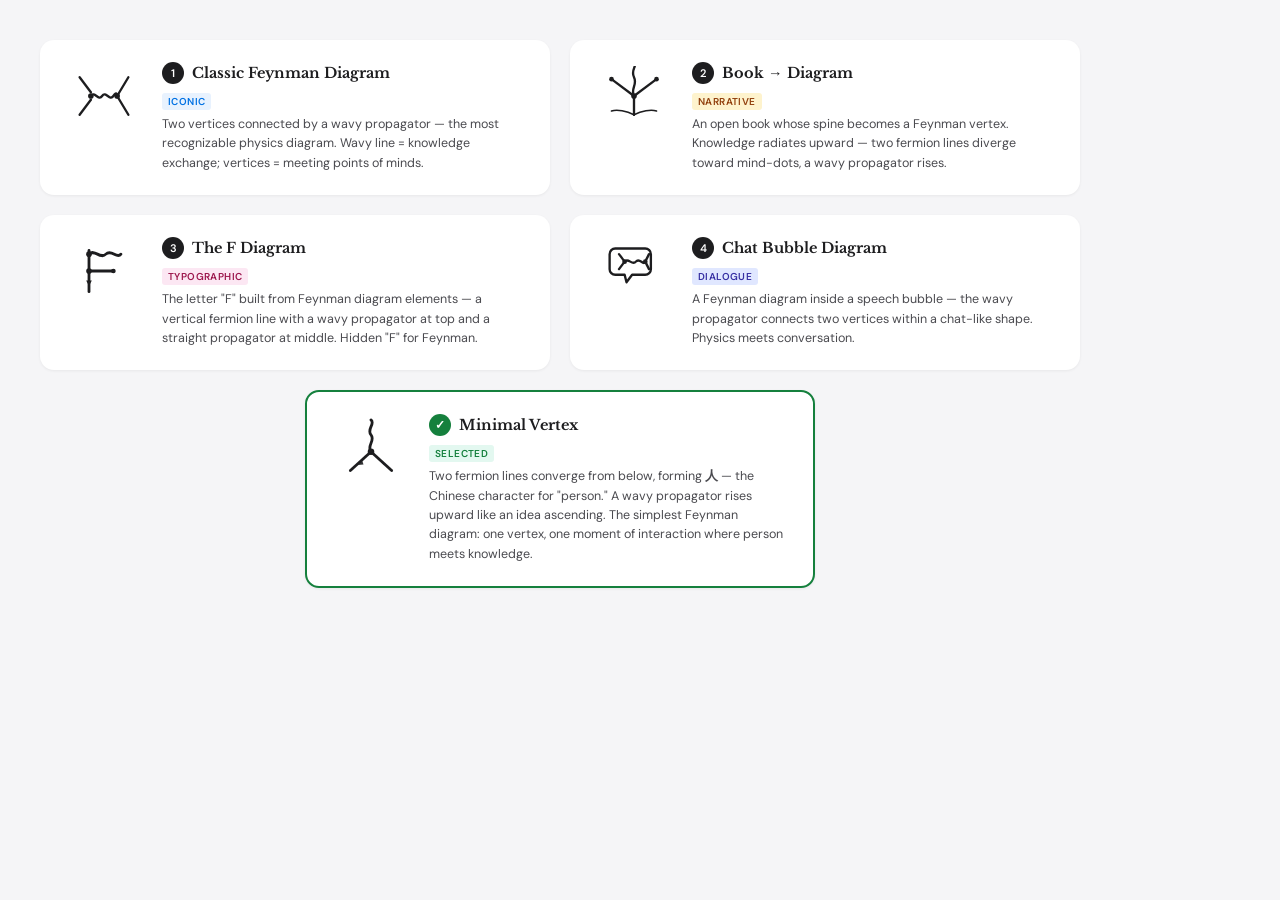
<file: app/static/logo-readme-capture.html>
<!DOCTYPE html>
<html lang="en">
<head>
<meta charset="utf-8">
<title>Logo Concepts</title>
<link href="https://fonts.googleapis.com/css2?family=Libre+Baskerville:wght@400;700&family=DM+Sans:wght@400;500;600&display=swap" rel="stylesheet">
<style>
  * { margin: 0; padding: 0; box-sizing: border-box; }
  body { background: #f5f5f7; font-family: 'DM Sans', sans-serif; color: #1d1d1f; padding: 40px; }
  .grid { display: grid; grid-template-columns: 1fr 1fr; gap: 20px; width: 1040px; }
  .card {
    background: #fff; border-radius: 14px; padding: 22px 24px;
    box-shadow: 0 1px 3px rgba(0,0,0,0.06);
    display: flex; gap: 18px; align-items: flex-start;
  }
  .card.selected { border: 2.5px solid #15803d; }
  .card-left { flex-shrink: 0; width: 80px; display: flex; flex-direction: column; align-items: center; gap: 4px; padding-top: 4px; }
  .card-right { flex: 1; min-width: 0; }
  .card-header { display: flex; align-items: center; gap: 8px; margin-bottom: 5px; }
  .card-num {
    font-size: 11px; font-weight: 600; color: #fff; background: #1d1d1f;
    width: 22px; height: 22px; border-radius: 50%;
    display: flex; align-items: center; justify-content: center; flex-shrink: 0;
  }
  .card-num.green { background: #15803d; font-size: 12px; }
  .card-title { font-family: 'Libre Baskerville', serif; font-size: 14.5px; font-weight: 700; }
  .tag {
    display: inline-block; font-size: 10px; font-weight: 600;
    letter-spacing: 0.04em; text-transform: uppercase;
    padding: 2px 6px; border-radius: 3px; margin-bottom: 5px;
  }
  .tag.iconic { background: #e8f2fe; color: #0071e3; }
  .tag.narrative { background: #fef3cd; color: #92400e; }
  .tag.typographic { background: #fce7f3; color: #9d174d; }
  .tag.dialogue { background: #e0e7ff; color: #3730a3; }
  .tag.selected { background: #e3f8f0; color: #15803d; }
  .desc { font-size: 12.5px; line-height: 1.55; color: #4a4a4f; }
  .preview-row { display: flex; align-items: flex-end; gap: 8px; }
  .before-after { display: flex; gap: 16px; font-size: 9px; color: #aaa; margin-top: 3px; }
  .wide { grid-column: 1 / -1; display: flex; justify-content: center; }
  .wide .card { max-width: 510px; width: 100%; }
</style>
</head>
<body>
<div class="grid">

  <!-- 1: Classic Feynman Diagram -->
  <div class="card">
    <div class="card-left">
      <svg viewBox="0 0 64 64" width="60" height="60">
        <line x1="6" y1="12" x2="18" y2="28" fill="none" stroke="#1d1d1f" stroke-width="2.5" stroke-linecap="round"/>
        <line x1="6" y1="52" x2="18" y2="36" fill="none" stroke="#1d1d1f" stroke-width="2.5" stroke-linecap="round"/>
        <circle cx="18" cy="32" r="3" fill="#1d1d1f"/>
        <path d="M18,32 C22,26 26,38 30,32 C34,26 38,38 42,32 C46,26 46,32 46,32" fill="none" stroke="#1d1d1f" stroke-width="2.5" stroke-linecap="round"/>
        <circle cx="46" cy="32" r="3" fill="#1d1d1f"/>
        <line x1="46" y1="32" x2="58" y2="12" fill="none" stroke="#1d1d1f" stroke-width="2.5" stroke-linecap="round"/>
        <line x1="46" y1="32" x2="58" y2="52" fill="none" stroke="#1d1d1f" stroke-width="2.5" stroke-linecap="round"/>
      </svg>
    </div>
    <div class="card-right">
      <div class="card-header"><div class="card-num">1</div><div class="card-title">Classic Feynman Diagram</div></div>
      <span class="tag iconic">iconic</span>
      <p class="desc">Two vertices connected by a wavy propagator — the most recognizable physics diagram. Wavy line = knowledge exchange; vertices = meeting points of minds.</p>
    </div>
  </div>

  <!-- 2: Book → Diagram -->
  <div class="card">
    <div class="card-left">
      <svg viewBox="0 0 64 64" width="60" height="60">
        <line x1="32" y1="52" x2="32" y2="32" fill="none" stroke="#1d1d1f" stroke-width="2.5" stroke-linecap="round" stroke-linejoin="round"/>
        <circle cx="32" cy="32" r="3" fill="#1d1d1f"/>
        <line x1="32" y1="32" x2="8" y2="14" fill="none" stroke="#1d1d1f" stroke-width="2.5" stroke-linecap="round"/>
        <line x1="32" y1="32" x2="56" y2="14" fill="none" stroke="#1d1d1f" stroke-width="2.5" stroke-linecap="round"/>
        <path d="M32,32 C28,24 36,20 32,12 C28,4 36,0 32,-4" fill="none" stroke="#1d1d1f" stroke-width="2.5" stroke-linecap="round"/>
        <circle cx="8" cy="14" r="2.5" fill="#1d1d1f"/>
        <circle cx="56" cy="14" r="2.5" fill="#1d1d1f"/>
        <path d="M32,52 C24,48 14,46 8,48" fill="none" stroke="#1d1d1f" stroke-width="1.8" stroke-linecap="round"/>
        <path d="M32,52 C40,48 50,46 56,48" fill="none" stroke="#1d1d1f" stroke-width="1.8" stroke-linecap="round"/>
      </svg>
    </div>
    <div class="card-right">
      <div class="card-header"><div class="card-num">2</div><div class="card-title">Book → Diagram</div></div>
      <span class="tag narrative">narrative</span>
      <p class="desc">An open book whose spine becomes a Feynman vertex. Knowledge radiates upward — two fermion lines diverge toward mind-dots, a wavy propagator rises.</p>
    </div>
  </div>

  <!-- 3: The F Diagram -->
  <div class="card">
    <div class="card-left">
      <svg viewBox="0 0 64 64" width="60" height="60">
        <line x1="16" y1="10" x2="16" y2="54" fill="none" stroke="#1d1d1f" stroke-width="3" stroke-linecap="round"/>
        <circle cx="16" cy="14" r="3" fill="#1d1d1f"/>
        <path d="M16,14 C22,8 28,20 34,14 C40,8 46,20 50,14" fill="none" stroke="#1d1d1f" stroke-width="3" stroke-linecap="round"/>
        <circle cx="16" cy="32" r="3" fill="#1d1d1f"/>
        <line x1="16" y1="32" x2="42" y2="32" fill="none" stroke="#1d1d1f" stroke-width="3" stroke-linecap="round"/>
        <circle cx="42" cy="32" r="2.5" fill="#1d1d1f"/>
        <polygon fill="#1d1d1f" points="13,42 16,48 19,42"/>
      </svg>
    </div>
    <div class="card-right">
      <div class="card-header"><div class="card-num">3</div><div class="card-title">The F Diagram</div></div>
      <span class="tag typographic">typographic</span>
      <p class="desc">The letter "F" built from Feynman diagram elements — a vertical fermion line with a wavy propagator at top and a straight propagator at middle. Hidden "F" for Feynman.</p>
    </div>
  </div>

  <!-- 4: Chat Bubble Diagram -->
  <div class="card">
    <div class="card-left">
      <svg viewBox="0 0 64 64" width="60" height="60">
        <path d="M12,8 h32 a6,6 0 0 1 6,6 v16 a6,6 0 0 1 -6,6 h-14 l-6,8 -2,-8 h-10 a6,6 0 0 1 -6,-6 v-16 a6,6 0 0 1 6,-6 z" fill="none" stroke="#1d1d1f" stroke-width="2.5" stroke-linecap="round" stroke-linejoin="round"/>
        <circle cx="22" cy="22" r="2.5" fill="#1d1d1f"/>
        <path d="M22,22 C26,17 30,27 34,22 C38,17 42,27 44,22" fill="none" stroke="#1d1d1f" stroke-width="2.5" stroke-linecap="round"/>
        <circle cx="44" cy="22" r="2.5" fill="#1d1d1f"/>
        <line x1="22" y1="22" x2="16" y2="14" fill="none" stroke="#1d1d1f" stroke-width="2.5" stroke-linecap="round"/>
        <line x1="22" y1="22" x2="16" y2="30" fill="none" stroke="#1d1d1f" stroke-width="2.5" stroke-linecap="round"/>
        <line x1="44" y1="22" x2="48" y2="14" fill="none" stroke="#1d1d1f" stroke-width="2.5" stroke-linecap="round"/>
        <line x1="44" y1="22" x2="48" y2="30" fill="none" stroke="#1d1d1f" stroke-width="2.5" stroke-linecap="round"/>
      </svg>
    </div>
    <div class="card-right">
      <div class="card-header"><div class="card-num">4</div><div class="card-title">Chat Bubble Diagram</div></div>
      <span class="tag dialogue">dialogue</span>
      <p class="desc">A Feynman diagram inside a speech bubble — the wavy propagator connects two vertices within a chat-like shape. Physics meets conversation.</p>
    </div>
  </div>

  <!-- 5: Minimal Vertex (selected) -->
  <div class="wide">
    <div class="card selected">
      <div class="card-left">
        <svg viewBox="0 0 64 64" width="60" height="60">
          <circle cx="32" cy="36" r="3.5" fill="#1d1d1f"/>
          <line x1="10" y1="56" x2="32" y2="36" fill="none" stroke="#1d1d1f" stroke-width="3" stroke-linecap="round"/>
          <line x1="32" y1="36" x2="54" y2="56" fill="none" stroke="#1d1d1f" stroke-width="3" stroke-linecap="round"/>
          <path d="M32,36 C27,30 37,24 32,18 C27,12 37,6 32,2" fill="none" stroke="#1d1d1f" stroke-width="3" stroke-linecap="round"/>
          <polygon fill="#1d1d1f" points="18,50 22.5,45 24,49.5" opacity="0.9"/>
          <polygon fill="#1d1d1f" points="45,49.5 41.5,45 46,50" opacity="0.9"/>
        </svg>
      </div>
      <div class="card-right">
        <div class="card-header"><div class="card-num green">✓</div><div class="card-title">Minimal Vertex</div></div>
        <span class="tag selected">selected</span>
        <p class="desc">Two fermion lines converge from below, forming <strong>人</strong> — the Chinese character for "person." A wavy propagator rises upward like an idea ascending. The simplest Feynman diagram: one vertex, one moment of interaction where person meets knowledge.</p>
      </div>
    </div>
  </div>

</div>
</body>
</html>
</file>
